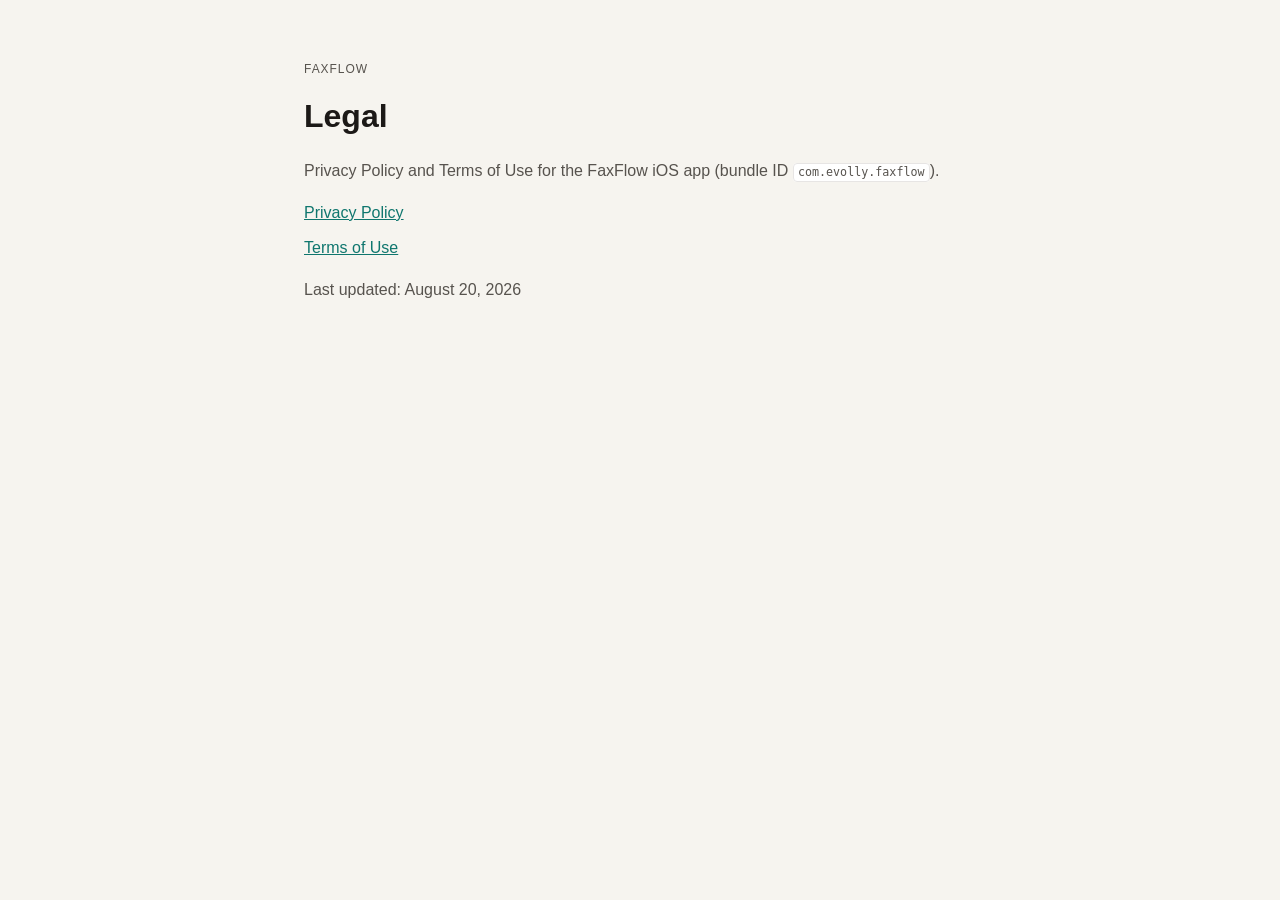
<file: PrivacyDocs/index.html>
<!DOCTYPE html>
<html lang="en">
<head>
  <meta charset="utf-8" />
  <meta name="viewport" content="width=device-width, initial-scale=1" />
  <title>FaxFlow — Legal</title>
  <link rel="stylesheet" href="styles.css" />
</head>
<body>
  <main class="wrap">
    <p class="eyebrow">FaxFlow</p>
    <h1>Legal</h1>
    <p class="lede">Privacy Policy and Terms of Use for the FaxFlow iOS app (bundle ID <code>com.evolly.faxflow</code>).</p>
    <ul class="links">
      <li><a href="privacy.html">Privacy Policy</a></li>
      <li><a href="terms.html">Terms of Use</a></li>
    </ul>
    <p class="meta">Last updated: August 20, 2026</p>
  </main>
</body>
</html>
</file>
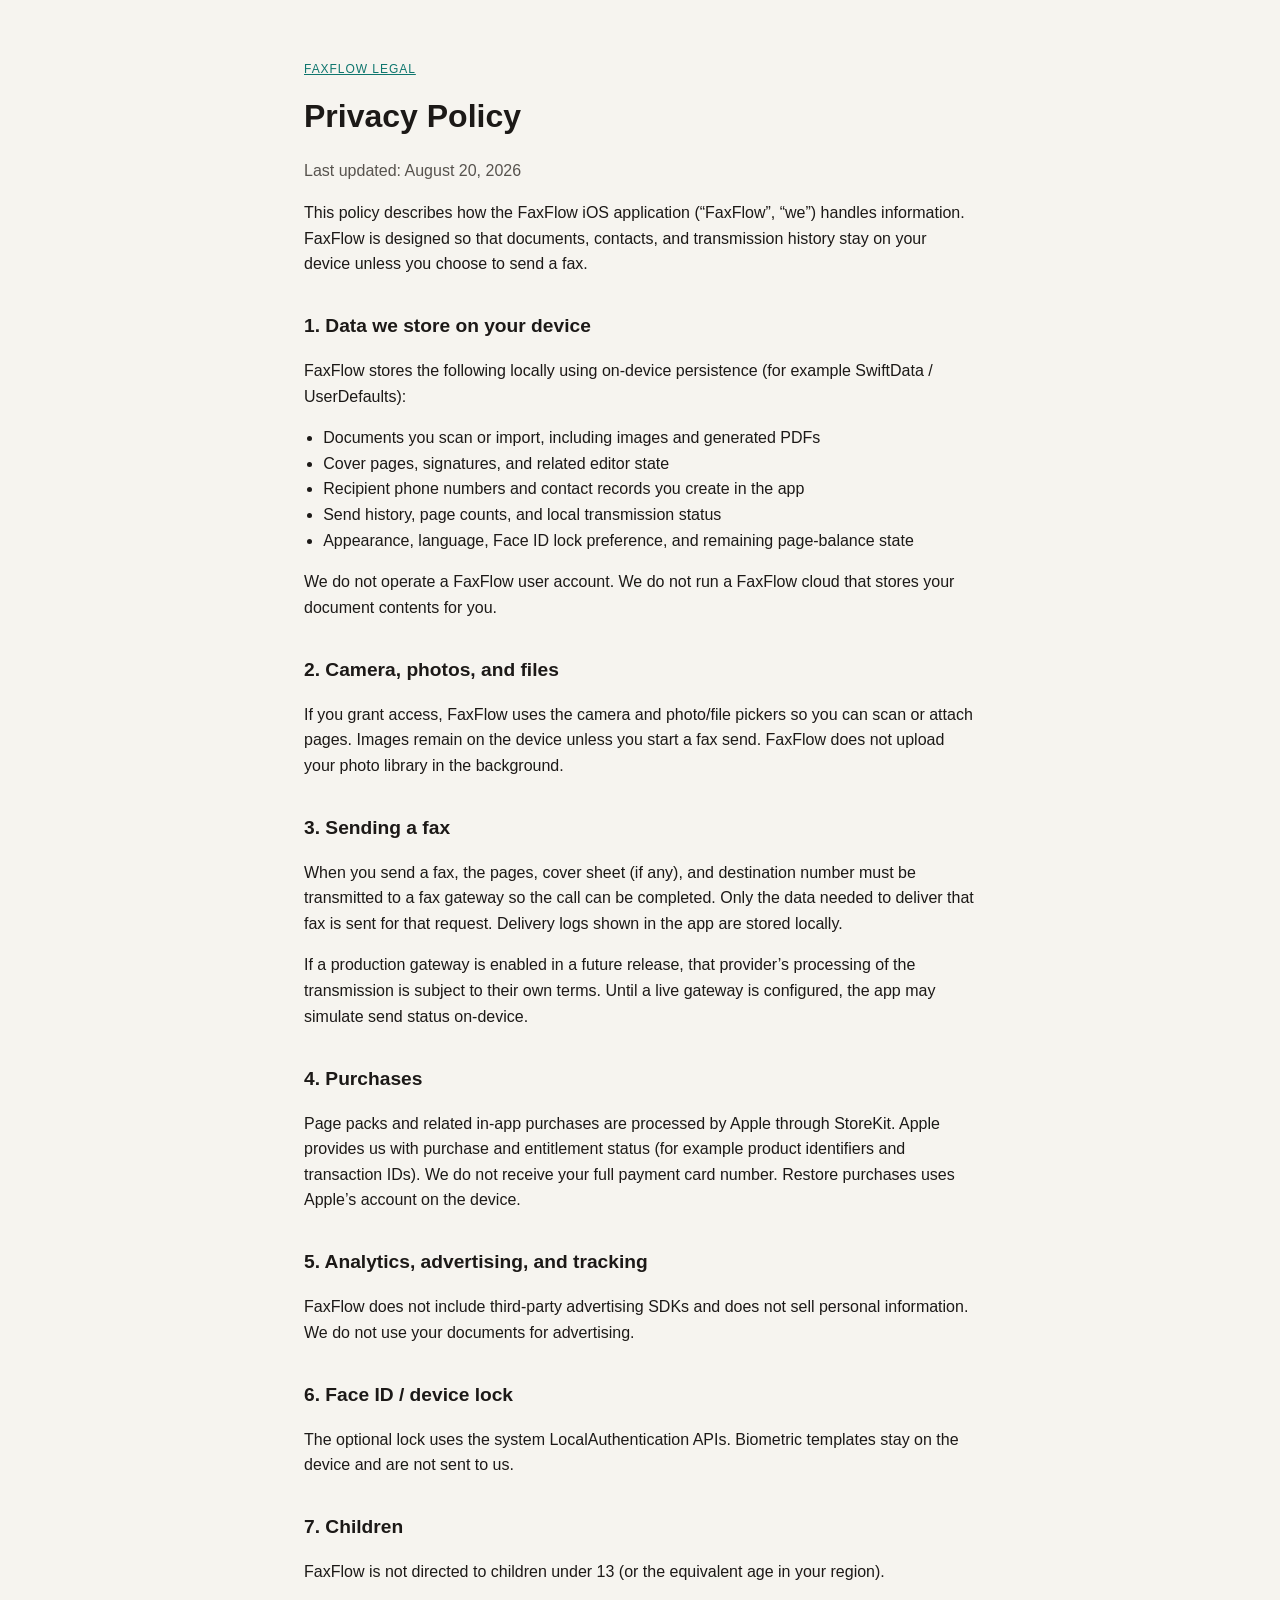
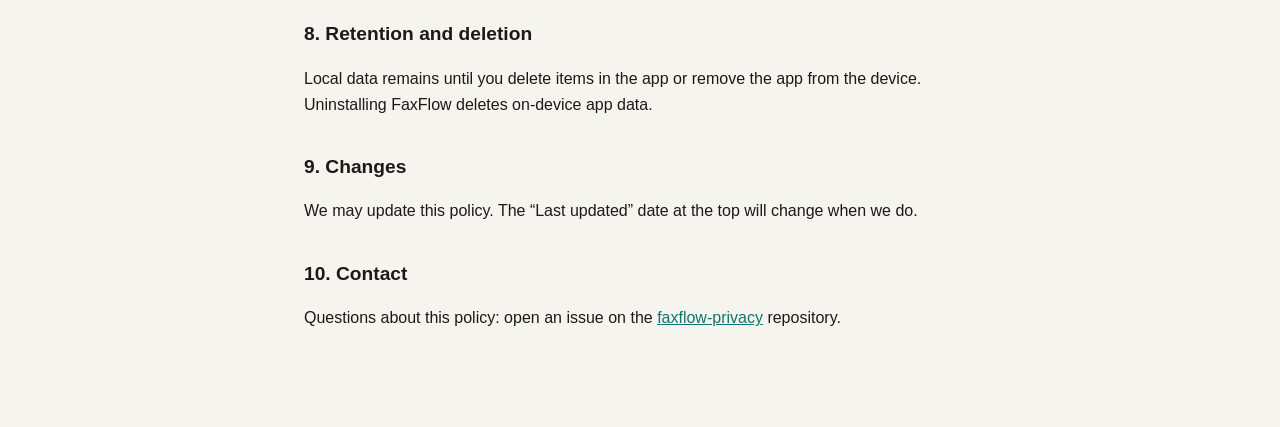
<file: PrivacyDocs/privacy.html>
<!DOCTYPE html>
<html lang="en">
<head>
  <meta charset="utf-8" />
  <meta name="viewport" content="width=device-width, initial-scale=1" />
  <title>FaxFlow — Privacy Policy</title>
  <link rel="stylesheet" href="styles.css" />
</head>
<body>
  <main class="wrap">
    <p class="eyebrow"><a href="index.html">FaxFlow Legal</a></p>
    <h1>Privacy Policy</h1>
    <p class="meta">Last updated: August 20, 2026</p>
    <p>This policy describes how the FaxFlow iOS application (“FaxFlow”, “we”) handles information. FaxFlow is designed so that documents, contacts, and transmission history stay on your device unless you choose to send a fax.</p>

    <h2>1. Data we store on your device</h2>
    <p>FaxFlow stores the following locally using on-device persistence (for example SwiftData / UserDefaults):</p>
    <ul>
      <li>Documents you scan or import, including images and generated PDFs</li>
      <li>Cover pages, signatures, and related editor state</li>
      <li>Recipient phone numbers and contact records you create in the app</li>
      <li>Send history, page counts, and local transmission status</li>
      <li>Appearance, language, Face ID lock preference, and remaining page-balance state</li>
    </ul>
    <p>We do not operate a FaxFlow user account. We do not run a FaxFlow cloud that stores your document contents for you.</p>

    <h2>2. Camera, photos, and files</h2>
    <p>If you grant access, FaxFlow uses the camera and photo/file pickers so you can scan or attach pages. Images remain on the device unless you start a fax send. FaxFlow does not upload your photo library in the background.</p>

    <h2>3. Sending a fax</h2>
    <p>When you send a fax, the pages, cover sheet (if any), and destination number must be transmitted to a fax gateway so the call can be completed. Only the data needed to deliver that fax is sent for that request. Delivery logs shown in the app are stored locally.</p>
    <p>If a production gateway is enabled in a future release, that provider’s processing of the transmission is subject to their own terms. Until a live gateway is configured, the app may simulate send status on-device.</p>

    <h2>4. Purchases</h2>
    <p>Page packs and related in-app purchases are processed by Apple through StoreKit. Apple provides us with purchase and entitlement status (for example product identifiers and transaction IDs). We do not receive your full payment card number. Restore purchases uses Apple’s account on the device.</p>

    <h2>5. Analytics, advertising, and tracking</h2>
    <p>FaxFlow does not include third-party advertising SDKs and does not sell personal information. We do not use your documents for advertising.</p>

    <h2>6. Face ID / device lock</h2>
    <p>The optional lock uses the system LocalAuthentication APIs. Biometric templates stay on the device and are not sent to us.</p>

    <h2>7. Children</h2>
    <p>FaxFlow is not directed to children under 13 (or the equivalent age in your region).</p>

    <h2>8. Retention and deletion</h2>
    <p>Local data remains until you delete items in the app or remove the app from the device. Uninstalling FaxFlow deletes on-device app data.</p>

    <h2>9. Changes</h2>
    <p>We may update this policy. The “Last updated” date at the top will change when we do.</p>

    <h2>10. Contact</h2>
    <p>Questions about this policy: open an issue on the <a href="https://github.com/aSynch1889/faxflow-privacy">faxflow-privacy</a> repository.</p>
  </main>
</body>
</html>
</file>
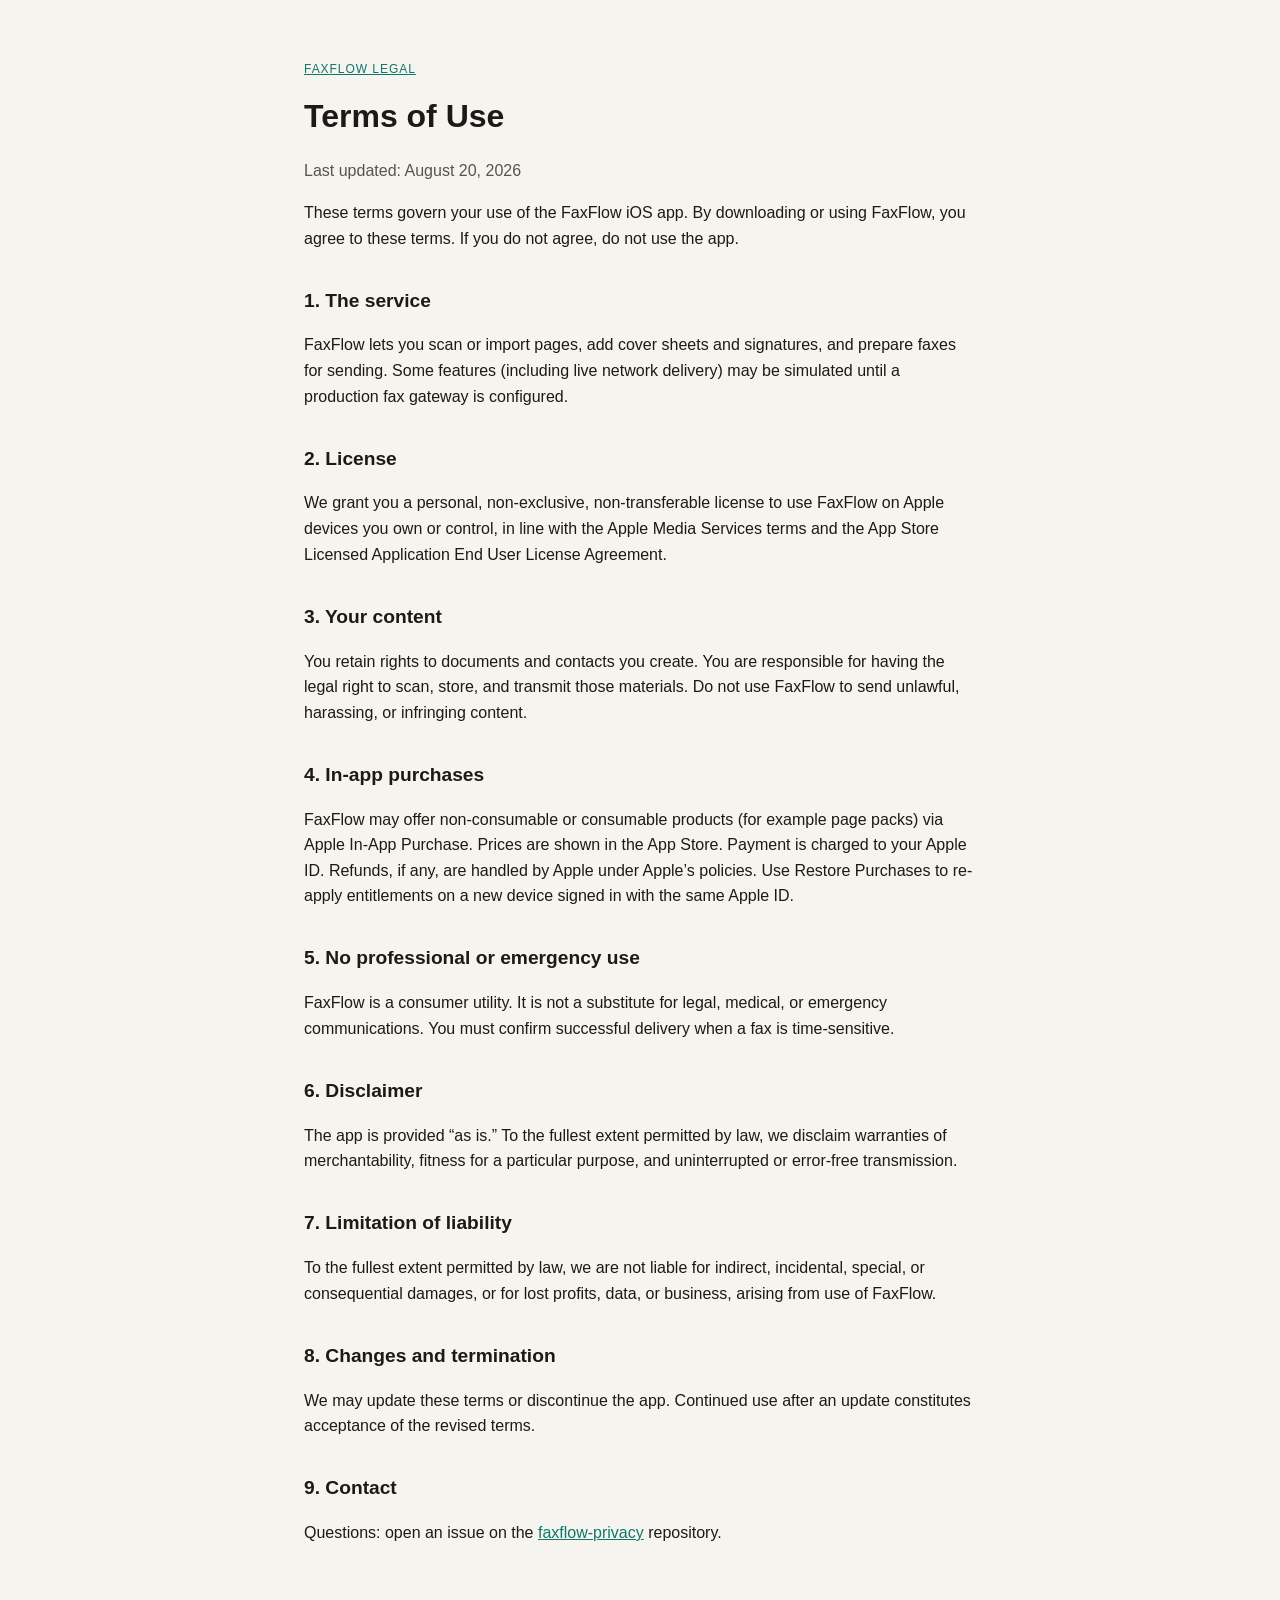
<file: PrivacyDocs/terms.html>
<!DOCTYPE html>
<html lang="en">
<head>
  <meta charset="utf-8" />
  <meta name="viewport" content="width=device-width, initial-scale=1" />
  <title>FaxFlow — Terms of Use</title>
  <link rel="stylesheet" href="styles.css" />
</head>
<body>
  <main class="wrap">
    <p class="eyebrow"><a href="index.html">FaxFlow Legal</a></p>
    <h1>Terms of Use</h1>
    <p class="meta">Last updated: August 20, 2026</p>
    <p>These terms govern your use of the FaxFlow iOS app. By downloading or using FaxFlow, you agree to these terms. If you do not agree, do not use the app.</p>

    <h2>1. The service</h2>
    <p>FaxFlow lets you scan or import pages, add cover sheets and signatures, and prepare faxes for sending. Some features (including live network delivery) may be simulated until a production fax gateway is configured.</p>

    <h2>2. License</h2>
    <p>We grant you a personal, non-exclusive, non-transferable license to use FaxFlow on Apple devices you own or control, in line with the Apple Media Services terms and the App Store Licensed Application End User License Agreement.</p>

    <h2>3. Your content</h2>
    <p>You retain rights to documents and contacts you create. You are responsible for having the legal right to scan, store, and transmit those materials. Do not use FaxFlow to send unlawful, harassing, or infringing content.</p>

    <h2>4. In-app purchases</h2>
    <p>FaxFlow may offer non-consumable or consumable products (for example page packs) via Apple In-App Purchase. Prices are shown in the App Store. Payment is charged to your Apple ID. Refunds, if any, are handled by Apple under Apple’s policies. Use Restore Purchases to re-apply entitlements on a new device signed in with the same Apple ID.</p>

    <h2>5. No professional or emergency use</h2>
    <p>FaxFlow is a consumer utility. It is not a substitute for legal, medical, or emergency communications. You must confirm successful delivery when a fax is time-sensitive.</p>

    <h2>6. Disclaimer</h2>
    <p>The app is provided “as is.” To the fullest extent permitted by law, we disclaim warranties of merchantability, fitness for a particular purpose, and uninterrupted or error-free transmission.</p>

    <h2>7. Limitation of liability</h2>
    <p>To the fullest extent permitted by law, we are not liable for indirect, incidental, special, or consequential damages, or for lost profits, data, or business, arising from use of FaxFlow.</p>

    <h2>8. Changes and termination</h2>
    <p>We may update these terms or discontinue the app. Continued use after an update constitutes acceptance of the revised terms.</p>

    <h2>9. Contact</h2>
    <p>Questions: open an issue on the <a href="https://github.com/aSynch1889/faxflow-privacy">faxflow-privacy</a> repository.</p>
  </main>
</body>
</html>
</file>
<file: PrivacyDocs/styles.css>
:root {
  color-scheme: light dark;
  --bg: #f6f4ef;
  --fg: #1c1917;
  --muted: #57534e;
  --card: #ffffff;
  --accent: #0f766e;
  --border: #e7e5e4;
  font-family: -apple-system, BlinkMacSystemFont, "Segoe UI", sans-serif;
}

@media (prefers-color-scheme: dark) {
  :root {
    --bg: #0c0a09;
    --fg: #f5f5f4;
    --muted: #a8a29e;
    --card: #1c1917;
    --accent: #2dd4bf;
    --border: #292524;
  }
}

* { box-sizing: border-box; }
body {
  margin: 0;
  background: var(--bg);
  color: var(--fg);
  line-height: 1.6;
}
.wrap {
  max-width: 720px;
  margin: 0 auto;
  padding: 48px 24px 80px;
}
.eyebrow {
  text-transform: uppercase;
  letter-spacing: 0.08em;
  font-size: 12px;
  color: var(--muted);
}
h1 { font-size: 2rem; margin: 0.2em 0 0.4em; }
h2 { margin-top: 1.8em; font-size: 1.2rem; }
.lede, .meta { color: var(--muted); }
.links { list-style: none; padding: 0; }
.links li { margin: 0.6em 0; }
a { color: var(--accent); }
code {
  font-size: 0.9em;
  background: var(--card);
  border: 1px solid var(--border);
  padding: 0.1em 0.35em;
  border-radius: 4px;
}
ul { padding-left: 1.2em; }
</file>
